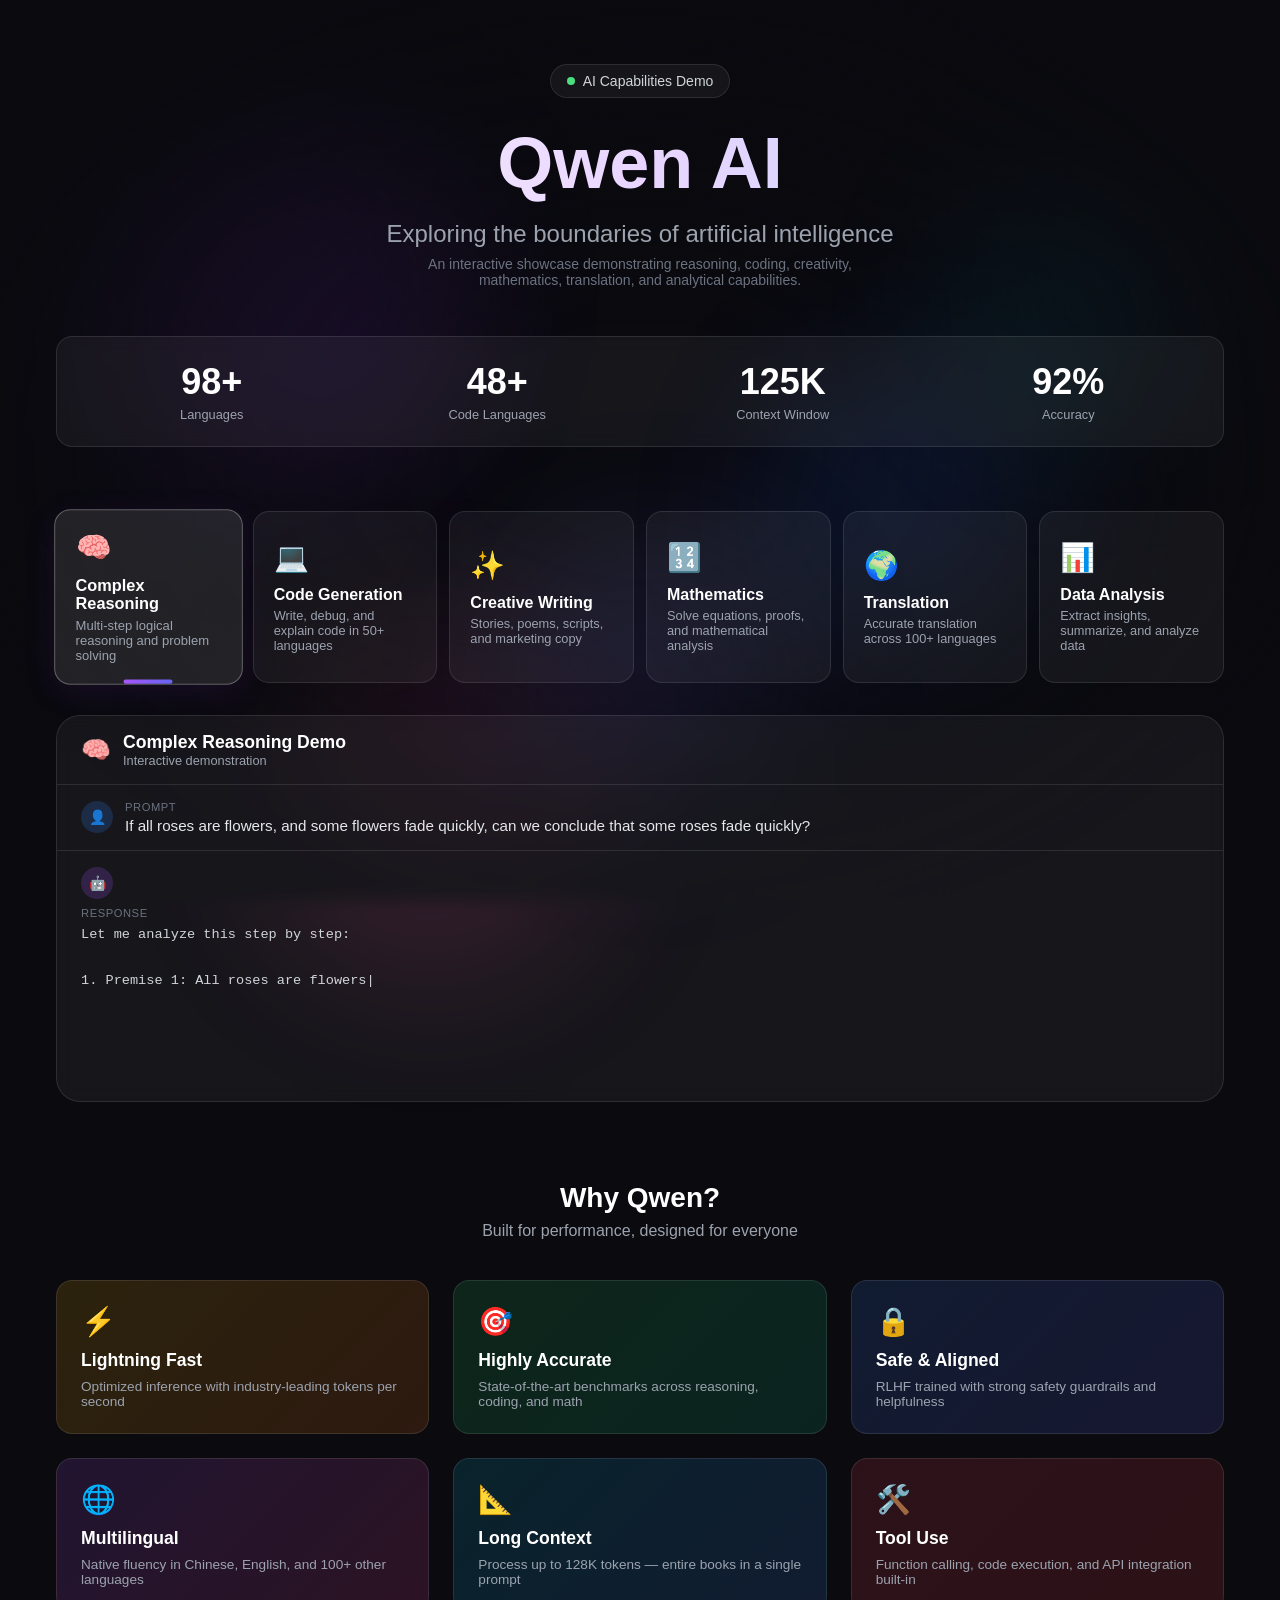
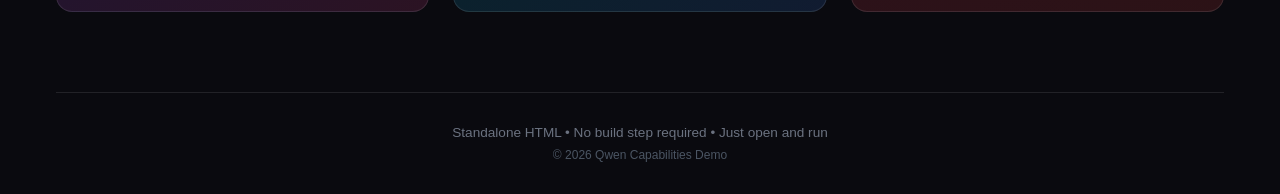
<file: public/standalone.html>
<!DOCTYPE html>
<html lang="en">
<head>
  <meta charset="UTF-8" />
  <meta name="viewport" content="width=device-width, initial-scale=1.0" />
  <title>Qwen AI Capabilities Showcase</title>
  <style>
    *, *::before, *::after { box-sizing: border-box; margin: 0; padding: 0; }
    
    body {
      font-family: -apple-system, BlinkMacSystemFont, 'Segoe UI', Roboto, sans-serif;
      background: #0a0a0f;
      color: #fff;
      min-height: 100vh;
      overflow-x: hidden;
      -webkit-font-smoothing: antialiased;
    }

    @keyframes float {
      0%, 100% { transform: translateY(0) translateX(0); }
      25% { transform: translateY(-20px) translateX(10px); }
      50% { transform: translateY(-10px) translateX(-10px); }
      75% { transform: translateY(-30px) translateX(5px); }
    }
    @keyframes pulse { 0%, 100% { opacity: 1; } 50% { opacity: 0.5; } }
    @keyframes bounce { 0%, 100% { transform: translateY(0); } 50% { transform: translateY(-6px); } }

    .orb {
      position: fixed; border-radius: 50%; filter: blur(80px);
      opacity: 0.15; pointer-events: none; animation: float 8s ease-in-out infinite;
    }
    .orb-1 { width: 400px; height: 400px; background: #9333ea; top: 10%; left: 5%; }
    .orb-2 { width: 300px; height: 300px; background: #2563eb; top: 40%; left: 60%; animation-delay: 2s; }
    .orb-3 { width: 350px; height: 350px; background: #ec4899; top: 70%; left: 20%; animation-delay: 4s; }
    .orb-4 { width: 250px; height: 250px; background: #06b6d4; top: 20%; left: 75%; animation-delay: 1s; }
    .orb-5 { width: 280px; height: 280px; background: #6366f1; top: 60%; left: 40%; animation-delay: 3s; }
    .overlay { position: fixed; inset: 0; background: radial-gradient(ellipse at center, transparent 20%, #0a0a0f 80%); pointer-events: none; }

    .container { position: relative; z-index: 10; max-width: 1200px; margin: 0 auto; padding: 0 1rem; }

    .header { padding: 4rem 1rem 3rem; text-align: center; }
    .badge { display: inline-flex; align-items: center; gap: 0.5rem; padding: 0.5rem 1rem; border-radius: 9999px; background: rgba(255,255,255,0.05); border: 1px solid rgba(255,255,255,0.1); margin-bottom: 1.5rem; backdrop-filter: blur(8px); }
    .badge-dot { width: 8px; height: 8px; border-radius: 50%; background: #4ade80; animation: pulse 2s ease-in-out infinite; }
    .badge-text { font-size: 0.875rem; color: #d1d5db; }
    .title { font-size: clamp(2.5rem, 8vw, 4.5rem); font-weight: 800; margin-bottom: 1rem; background: linear-gradient(to right, #fff, #e9d5ff, #bfdbfe); -webkit-background-clip: text; -webkit-text-fill-color: transparent; background-clip: text; }
    .subtitle { font-size: clamp(1.1rem, 3vw, 1.5rem); color: #9ca3af; max-width: 600px; margin: 0 auto 0.5rem; }
    .subtitle-small { font-size: 0.875rem; color: #6b7280; max-width: 500px; margin: 0 auto; }

    .stats { display: grid; grid-template-columns: repeat(2, 1fr); gap: 1.5rem; padding: 1.5rem; border-radius: 1rem; background: rgba(255,255,255,0.05); border: 1px solid rgba(255,255,255,0.1); backdrop-filter: blur(8px); margin-bottom: 4rem; }
    @media (min-width: 768px) { .stats { grid-template-columns: repeat(4, 1fr); } }
    .stat-number { font-size: clamp(1.5rem, 4vw, 2.25rem); font-weight: 700; }
    .stat-label { font-size: 0.8rem; color: #9ca3af; margin-top: 0.25rem; }

    .capabilities { display: grid; grid-template-columns: repeat(2, 1fr); gap: 0.75rem; margin-bottom: 2rem; }
    @media (min-width: 640px) { .capabilities { grid-template-columns: repeat(3, 1fr); } }
    @media (min-width: 1024px) { .capabilities { grid-template-columns: repeat(6, 1fr); } }

    .cap-card { position: relative; padding: 1.25rem; border-radius: 1rem; border: 1px solid rgba(255,255,255,0.1); background: rgba(255,255,255,0.05); cursor: pointer; transition: all 0.3s ease; text-align: left; color: #fff; font-family: inherit; }
    .cap-card:hover { background: rgba(255,255,255,0.1); border-color: rgba(255,255,255,0.2); transform: scale(1.02); }
    .cap-card.active { border-color: rgba(255,255,255,0.3); background: rgba(255,255,255,0.1); box-shadow: 0 8px 32px rgba(147, 51, 234, 0.1); transform: scale(1.02); }
    .cap-card.active::after { content: ''; position: absolute; bottom: 0; left: 50%; transform: translateX(-50%); width: 3rem; height: 4px; border-radius: 9999px; background: linear-gradient(to right, #a855f7, #6366f1); }
    .cap-icon { font-size: 1.75rem; margin-bottom: 0.75rem; display: block; }
    .cap-title { font-size: 1rem; font-weight: 600; margin-bottom: 0.25rem; }
    .cap-desc { font-size: 0.8rem; color: #9ca3af; }

    .demo-box { border-radius: 1.5rem; border: 1px solid rgba(255,255,255,0.1); background: rgba(255,255,255,0.05); backdrop-filter: blur(8px); overflow: hidden; margin-bottom: 5rem; }
    .demo-header { padding: 1rem 1.5rem; border-bottom: 1px solid rgba(255,255,255,0.1); display: flex; align-items: center; gap: 0.75rem; }
    .demo-header-icon { font-size: 1.5rem; }
    .demo-header-title { font-size: 1.1rem; font-weight: 600; }
    .demo-header-sub { font-size: 0.8rem; color: #9ca3af; }
    .demo-prompt, .demo-response { padding: 1rem 1.5rem; display: flex; gap: 0.75rem; align-items: flex-start; }
    .demo-prompt { border-bottom: 1px solid rgba(255,255,255,0.1); }
    .avatar { width: 2rem; height: 2rem; border-radius: 50%; display: flex; align-items: center; justify-content: center; flex-shrink: 0; font-size: 0.875rem; }
    .avatar-user { background: rgba(59, 130, 246, 0.2); }
    .avatar-bot { background: rgba(168, 85, 247, 0.2); }
    .label { font-size: 0.7rem; text-transform: uppercase; letter-spacing: 0.05em; color: #6b7280; margin-bottom: 0.25rem; }
    .prompt-text { color: #e5e7eb; font-size: 0.95rem; }
    .response-area { min-height: 250px; padding: 1rem 1.5rem; }
    .response-content { font-size: 0.85rem; color: #d1d5db; white-space: pre-wrap; font-family: 'SF Mono', 'Fira Code', monospace; line-height: 1.7; }

    .thinking { display: flex; align-items: center; gap: 0.5rem; margin-top: 0.5rem; }
    .dot { width: 8px; height: 8px; border-radius: 50%; background: #a855f7; animation: bounce 1s ease-in-out infinite; }
    .dot:nth-child(2) { animation-delay: 0.15s; }
    .dot:nth-child(3) { animation-delay: 0.3s; }
    .thinking-text { font-size: 0.85rem; color: #9ca3af; }
    .cursor { animation: pulse 1s ease-in-out infinite; }

    .features-title { font-size: 1.75rem; font-weight: 700; text-align: center; margin-bottom: 0.5rem; }
    .features-sub { text-align: center; color: #9ca3af; margin-bottom: 2.5rem; }
    .features-grid { display: grid; grid-template-columns: 1fr; gap: 1.5rem; margin-bottom: 5rem; }
    @media (min-width: 768px) { .features-grid { grid-template-columns: repeat(3, 1fr); } }
    .feature-card { padding: 1.5rem; border-radius: 1rem; border: 1px solid rgba(255,255,255,0.1); transition: all 0.3s ease; }
    .feature-card:hover { border-color: rgba(255,255,255,0.2); transform: scale(1.02); }
    .feature-icon { font-size: 1.75rem; margin-bottom: 0.75rem; display: block; }
    .feature-title { font-size: 1.1rem; font-weight: 600; margin-bottom: 0.5rem; }
    .feature-desc { font-size: 0.85rem; color: #9ca3af; }

    .footer { border-top: 1px solid rgba(255,255,255,0.1); padding: 2rem 1rem; text-align: center; }
    .footer-text { font-size: 0.85rem; color: #6b7280; }

    ::-webkit-scrollbar { width: 6px; }
    ::-webkit-scrollbar-track { background: transparent; }
    ::-webkit-scrollbar-thumb { background: rgba(255,255,255,0.1); border-radius: 3px; }
  </style>
</head>
<body>
  <div class="orb orb-1"></div>
  <div class="orb orb-2"></div>
  <div class="orb orb-3"></div>
  <div class="orb orb-4"></div>
  <div class="orb orb-5"></div>
  <div class="overlay"></div>

  <div class="container">
    <header class="header">
      <div class="badge"><div class="badge-dot"></div><span class="badge-text">AI Capabilities Demo</span></div>
      <h1 class="title">Qwen AI</h1>
      <p class="subtitle">Exploring the boundaries of artificial intelligence</p>
      <p class="subtitle-small">An interactive showcase demonstrating reasoning, coding, creativity, mathematics, translation, and analytical capabilities.</p>
    </header>

    <section class="stats" id="stats">
      <div style="text-align:center"><div class="stat-number" data-target="100" data-suffix="+">0</div><div class="stat-label">Languages</div></div>
      <div style="text-align:center"><div class="stat-number" data-target="50" data-suffix="+">0</div><div class="stat-label">Code Languages</div></div>
      <div style="text-align:center"><div class="stat-number" data-target="128" data-suffix="K">0</div><div class="stat-label">Context Window</div></div>
      <div style="text-align:center"><div class="stat-number" data-target="95" data-suffix="%">0</div><div class="stat-label">Accuracy</div></div>
    </section>

    <section class="capabilities" id="capabilities"></section>

    <section class="demo-box">
      <div class="demo-header">
        <span class="demo-header-icon" id="demo-icon">🧠</span>
        <div><div class="demo-header-title" id="demo-title">Complex Reasoning Demo</div><div class="demo-header-sub">Interactive demonstration</div></div>
      </div>
      <div class="demo-prompt">
        <div class="avatar avatar-user">👤</div>
        <div><div class="label">Prompt</div><div class="prompt-text" id="demo-prompt-text"></div></div>
      </div>
      <div class="response-area">
        <div class="avatar avatar-bot" style="margin-bottom:0.5rem">🤖</div>
        <div class="label">Response</div>
        <div class="response-content" id="demo-response"></div>
      </div>
    </section>

    <section>
      <h2 class="features-title">Why Qwen?</h2>
      <p class="features-sub">Built for performance, designed for everyone</p>
      <div class="features-grid" id="features-grid"></div>
    </section>

    <footer class="footer">
      <p class="footer-text">Standalone HTML • No build step required • Just open and run</p>
      <p class="footer-text" style="margin-top:0.5rem;font-size:0.75rem;color:#4b5563">© 2026 Qwen Capabilities Demo</p>
    </footer>
  </div>

  <script>
    const capabilities = [
      { id: 'reasoning', icon: '🧠', title: 'Complex Reasoning', desc: 'Multi-step logical reasoning and problem solving' },
      { id: 'code', icon: '💻', title: 'Code Generation', desc: 'Write, debug, and explain code in 50+ languages' },
      { id: 'creative', icon: '✨', title: 'Creative Writing', desc: 'Stories, poems, scripts, and marketing copy' },
      { id: 'math', icon: '🔢', title: 'Mathematics', desc: 'Solve equations, proofs, and mathematical analysis' },
      { id: 'translation', icon: '🌍', title: 'Translation', desc: 'Accurate translation across 100+ languages' },
      { id: 'analysis', icon: '📊', title: 'Data Analysis', desc: 'Extract insights, summarize, and analyze data' },
    ];

    const demos = {
      reasoning: {
        prompt: 'If all roses are flowers, and some flowers fade quickly, can we conclude that some roses fade quickly?',
        response: `Let me analyze this step by step:

1. Premise 1: All roses are flowers (Roses ⊂ Flowers)
2. Premise 2: Some flowers fade quickly (∃x ∈ Flowers: fades(x))

This is a classic syllogistic fallacy. We CANNOT conclude that some roses fade quickly.

Here's why:
• "Some flowers" means at least one flower fades quickly
• But that flower might not be a rose
• The set of "flowers that fade quickly" and "roses" may have zero overlap

This is the fallacy of the undistributed middle term.
The correct answer is: No, we cannot draw this conclusion.`
      },
      code: {
        prompt: 'Write a React hook for debouncing values',
        response: `import { useState, useEffect } from 'react';

function useDebounce(value, delay) {
  const [debouncedValue, setDebouncedValue] = useState(value);

  useEffect(() => {
    const timer = setTimeout(() => {
      setDebouncedValue(value);
    }, delay);

    return () => {
      clearTimeout(timer);
    };
  }, [value, delay]);

  return debouncedValue;
}

// Usage example:
function SearchComponent() {
  const [searchTerm, setSearchTerm] = useState('');
  const debouncedSearch = useDebounce(searchTerm, 500);

  useEffect(() => {
    if (debouncedSearch) {
      fetchResults(debouncedSearch);
    }
  }, [debouncedSearch]);

  return (
    <input
      value={searchTerm}
      onChange={(e) => setSearchTerm(e.target.value)}
      placeholder="Search..."
    />
  );
}`
      },
      creative: {
        prompt: 'Write a haiku about artificial intelligence',
        response: `Silicon dreams wake—
patterns bloom in electric light,
learning what it means.

---

The vast neural sea
whispers answers yet unasked,
thought without a mind.

---

Between zeros, ones—
a question echoes endlessly:
"Am I thinking now?"`
      },
      math: {
        prompt: 'Solve: ∫₀^π x·sin(x) dx',
        response: `Let me solve this integral using integration by parts.

∫₀^π x·sin(x) dx

Integration by parts: Let u = x, dv = sin(x)dx
Then du = dx, v = -cos(x)

∫ x·sin(x) dx = -x·cos(x) - ∫(-cos(x)) dx
                = -x·cos(x) + ∫cos(x) dx
                = -x·cos(x) + sin(x) + C

Evaluating from 0 to π:

[-x·cos(x) + sin(x)]₀^π

At x = π: -π·cos(π) + sin(π) = -π·(-1) + 0 = π
At x = 0: -0·cos(0) + sin(0) = 0

Result: π ≈ 3.14159...

The integral evaluates to exactly π.`
      },
      translation: {
        prompt: 'Translate to French, Spanish, and Japanese: "The future belongs to those who believe in the beauty of their dreams."',
        response: `French:
"L'avenir appartient à ceux qui croient en la beauté de leurs rêves."

Spanish:
"El futuro pertenece a aquellos que creen en la belleza de sus sueños."

Japanese:
「未来は、自らの夢の美しさを信じる者のものである。」
(Mirai wa, mizukara no yume no utsukushisa o shinjiru mono no mono de aru.)

---
Note: This quote is commonly attributed to Eleanor Roosevelt.
The translations preserve both the meaning and the inspirational tone.`
      },
      analysis: {
        prompt: 'Analyze the trends: Q1: $120K, Q2: $145K, Q3: $132K, Q4: $178K',
        response: `Quarterly Revenue Analysis

┌─────────┬─────────┬─────────┐
│ Quarter │ Revenue │ Growth  │
├─────────┼─────────┼─────────┤
│ Q1      │ $120K   │ —       │
│ Q2      │ $145K   │ +20.8%  │
│ Q3      │ $132K   │ -9.0%   │
│ Q4      │ $178K   │ +34.8%  │
└─────────┴─────────┴─────────┘

Key Insights:

📈 Overall Growth: 48.3% from Q1 to Q4
📊 Annual Total: $575K
📉 Volatility: Q3 dip suggests seasonality

Recommendations:
1. Investigate Q3 decline — seasonal or structural?
2. Scale Q4 strategies — strongest quarter by far
3. Average quarterly growth: ~15% (excluding Q3 dip)
4. Projected Q1 next year: $185-195K

Risk Assessment: ⚠️ Medium
The Q3 dip introduces uncertainty. Consider diversifying
revenue streams to reduce seasonality impact.`
      }
    };

    const features = [
      { icon: '⚡', title: 'Lightning Fast', desc: 'Optimized inference with industry-leading tokens per second', bg: 'linear-gradient(135deg, rgba(234,179,8,0.15), rgba(249,115,22,0.15))' },
      { icon: '🎯', title: 'Highly Accurate', desc: 'State-of-the-art benchmarks across reasoning, coding, and math', bg: 'linear-gradient(135deg, rgba(34,197,94,0.15), rgba(16,185,129,0.15))' },
      { icon: '🔒', title: 'Safe & Aligned', desc: 'RLHF trained with strong safety guardrails and helpfulness', bg: 'linear-gradient(135deg, rgba(59,130,246,0.15), rgba(99,102,241,0.15))' },
      { icon: '🌐', title: 'Multilingual', desc: 'Native fluency in Chinese, English, and 100+ other languages', bg: 'linear-gradient(135deg, rgba(168,85,247,0.15), rgba(236,72,153,0.15))' },
      { icon: '📐', title: 'Long Context', desc: 'Process up to 128K tokens — entire books in a single prompt', bg: 'linear-gradient(135deg, rgba(6,182,212,0.15), rgba(59,130,246,0.15))' },
      { icon: '🛠️', title: 'Tool Use', desc: 'Function calling, code execution, and API integration built-in', bg: 'linear-gradient(135deg, rgba(244,63,94,0.15), rgba(239,68,68,0.15))' },
    ];

    let activeCapability = 'reasoning';
    let typewriterInterval = null;

    function renderCapabilities() {
      const container = document.getElementById('capabilities');
      container.innerHTML = capabilities.map(cap =>
        '<button class="cap-card ' + (cap.id === activeCapability ? 'active' : '') + '" data-id="' + cap.id + '">' +
          '<span class="cap-icon">' + cap.icon + '</span>' +
          '<div class="cap-title">' + cap.title + '</div>' +
          '<div class="cap-desc">' + cap.desc + '</div>' +
        '</button>'
      ).join('');

      container.querySelectorAll('.cap-card').forEach(function(card) {
        card.addEventListener('click', function() {
          var id = card.getAttribute('data-id');
          if (id !== activeCapability) {
            activeCapability = id;
            renderCapabilities();
            showDemo(id);
          }
        });
      });
    }

    function showDemo(id) {
      var demo = demos[id];
      var cap = capabilities.find(function(c) { return c.id === id; });
      
      document.getElementById('demo-icon').textContent = cap.icon;
      document.getElementById('demo-title').textContent = cap.title + ' Demo';
      document.getElementById('demo-prompt-text').textContent = demo.prompt;

      var responseEl = document.getElementById('demo-response');
      responseEl.innerHTML = '<div class="thinking"><div class="dot"></div><div class="dot"></div><div class="dot"></div><span class="thinking-text">Thinking...</span></div>';

      if (typewriterInterval) clearInterval(typewriterInterval);

      setTimeout(function() {
        var index = 0;
        responseEl.innerHTML = '<span id="typed"></span><span class="cursor">|</span>';
        var typedEl = document.getElementById('typed');

        typewriterInterval = setInterval(function() {
          if (index < demo.response.length) {
            typedEl.textContent += demo.response[index];
            index++;
          } else {
            clearInterval(typewriterInterval);
            setTimeout(function() {
              var cursor = responseEl.querySelector('.cursor');
              if (cursor) cursor.style.display = 'none';
            }, 2000);
          }
        }, 10);
      }, 800);
    }

    function renderFeatures() {
      var container = document.getElementById('features-grid');
      container.innerHTML = features.map(function(f) {
        return '<div class="feature-card" style="background:' + f.bg + '">' +
          '<span class="feature-icon">' + f.icon + '</span>' +
          '<div class="feature-title">' + f.title + '</div>' +
          '<div class="feature-desc">' + f.desc + '</div>' +
        '</div>';
      }).join('');
    }

    function animateCounters() {
      var counters = document.querySelectorAll('.stat-number');
      var observer = new IntersectionObserver(function(entries) {
        entries.forEach(function(entry) {
          if (entry.isIntersecting) {
            var el = entry.target;
            var target = parseInt(el.getAttribute('data-target'));
            var suffix = el.getAttribute('data-suffix') || '';
            var duration = 2000;
            var startTime = Date.now();

            function update() {
              var elapsed = Date.now() - startTime;
              var progress = Math.min(elapsed / duration, 1);
              var eased = 1 - Math.pow(1 - progress, 3);
              var current = Math.floor(eased * target);
              el.textContent = current.toLocaleString() + suffix;
              if (progress < 1) requestAnimationFrame(update);
            }
            update();
            observer.unobserve(el);
          }
        });
      }, { threshold: 0.5 });

      counters.forEach(function(c) { observer.observe(c); });
    }

    renderCapabilities();
    renderFeatures();
    showDemo('reasoning');
    animateCounters();
  </script>
</body>
</html>
</file>
